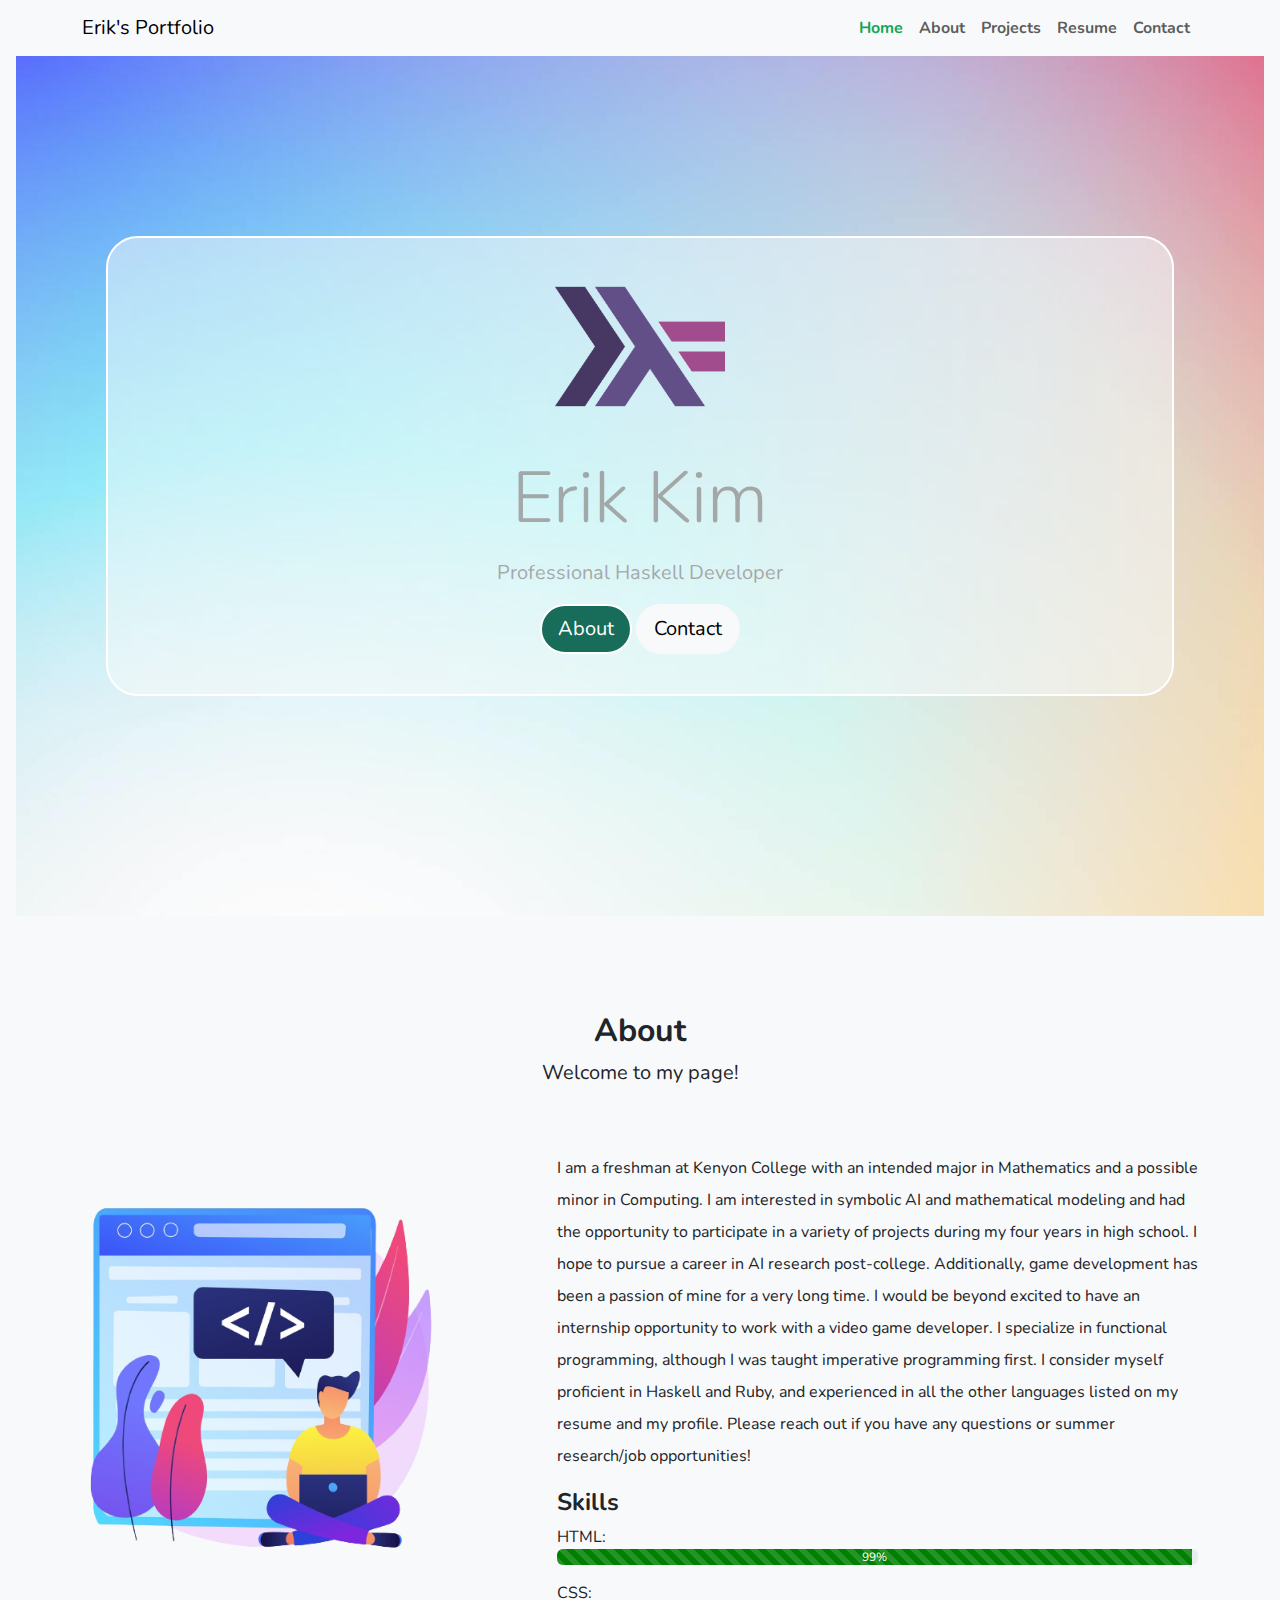
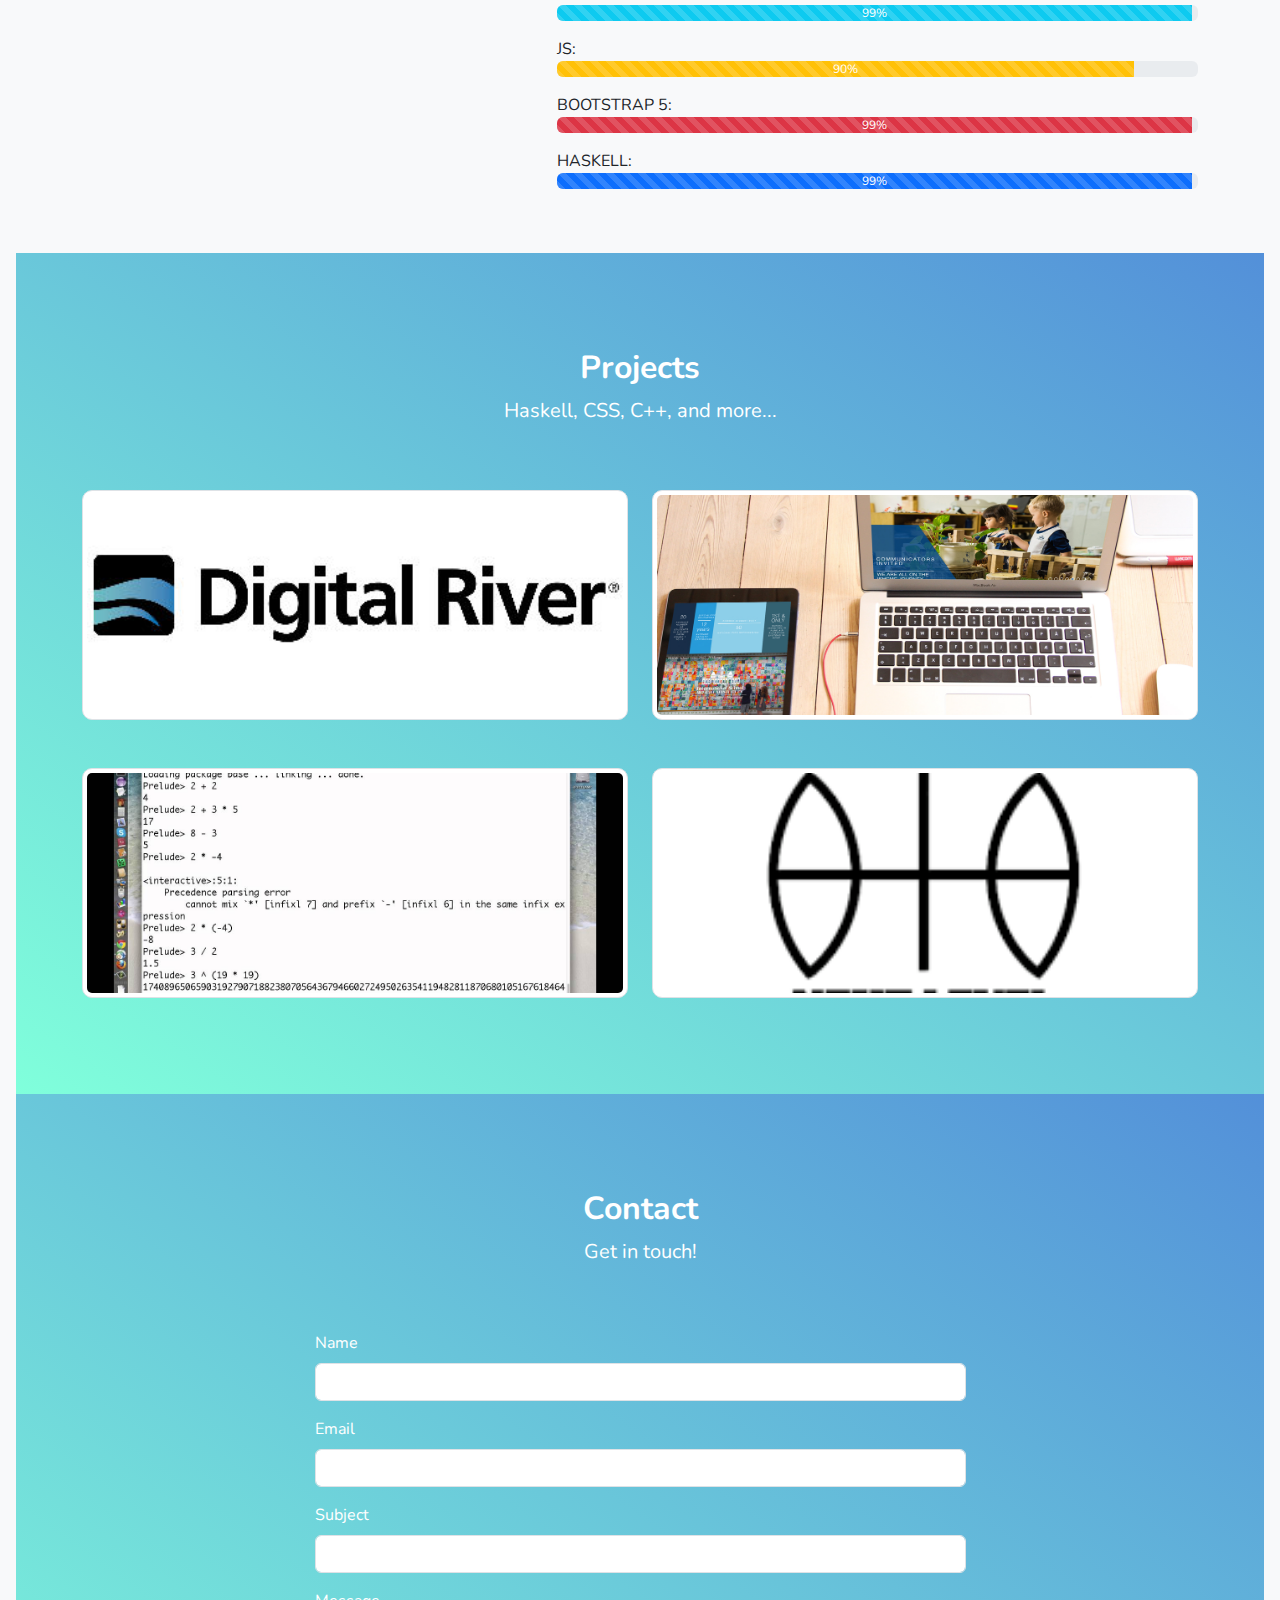
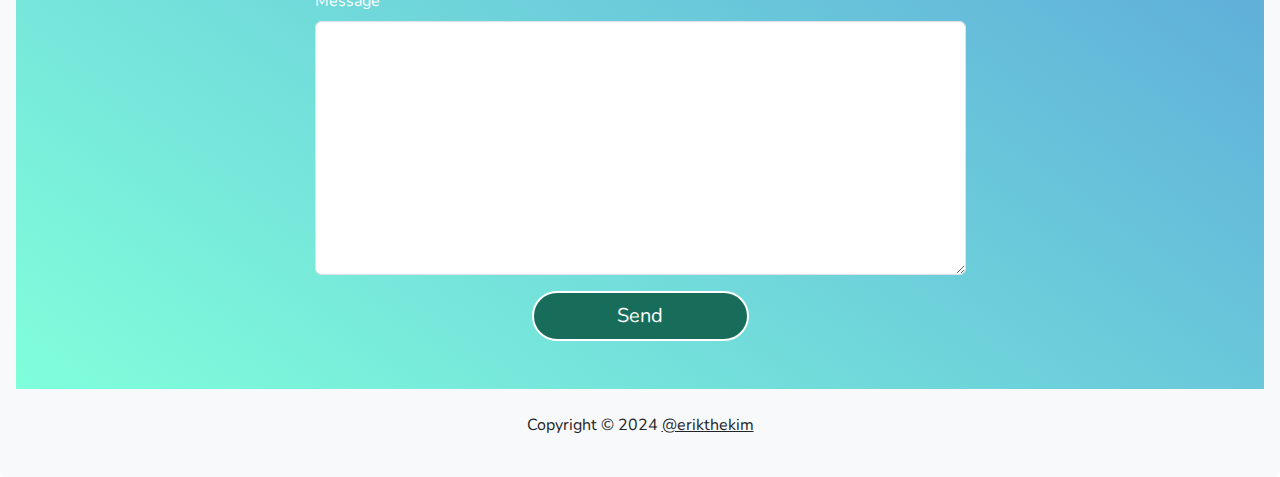
<file: index.html>
<!DOCTYPE html>
<html lang="en">
<head>
    <meta charset="UTF-8">
    <meta http-equiv="X-UA-Compatible" content="IE=edge">
    <meta name="viewport" content="width=device-width, initial-scale=1.0">
    <title>Erik's Portfolio</title>
    <link rel="stylesheet" href="css/bootstrap.css" >
    <link rel="stylesheet" href="css/bootstrap.min.css">
    <link rel="stylesheet" href="css/style.css">
    <link rel="stylesheet" href="css/bootstrap-callout.css">
    <link rel="preconnect" href="https://fonts.googleapis.com">
    <link rel="preconnect" href="https://fonts.gstatic.com" crossorigin>
    <link href="https://fonts.googleapis.com/css2?family=Nunito:wght@200;300;400;500;600;700&display=swap" rel="stylesheet">

 

</head>
<body>
    <nav id="scrolling_navbar" class="navbar navbar-expand-lg bg-body-tertiary fixed-top">
        <div class="container">
          <a class="navbar-brand" href="#">Erik's Portfolio</a>
          <button class="navbar-toggler" type="button" data-bs-toggle="collapse" data-bs-target="#navbarNav" aria-controls="navbarNav" aria-expanded="false" aria-label="Toggle navigation">
            <span class="navbar-toggler-icon"></span>
          </button>
          <div class="collapse navbar-collapse justify-content-end" id="navbarNav">
            <ul class="navbar-nav fw-bold">
              <li class="nav-item">
                <a class="nav-link" href="#home">Home</a>
              </li>
              <li class="nav-item">
                <a class="nav-link" href="#about">About</a>
              </li>
              <li class="nav-item">
                <a class="nav-link" href="#projects">Projects</a>
              </li>
              <li class="nav-item">
                <a class="nav-link" href="resume.html">Resume</a>
              </li>
              <li class="nav-item">
                <a class="nav-link" href="#contact">Contact</a>
              </li>
            </ul>
          </div>
        </div>
      </nav>

      <div data-bs-spy="scroll" data-bs-target="#scrolling_navbar" data-bs-root-margin="0px 0px -40%" data-bs-smooth-scroll="true" class="scrollspy-example bg-light p-3 rounded-2" tabindex="0">

        <section class="min-vh-100 d-flex flex-wrap align-content-center" id="home" style="background-image: url('image/home.jpg'); background-size: cover;">
          <div class="container d-flex align-items-center py-5">
              <div class="col text-center bg-light m-4 p-4 text-dark bg-opacity-50 rounded-5 border border-2 border-white">
                <img src="image/haskell.png" class="img-fluid col-lg-2 col-sm-6 col-xs-6 mb-4"> 
                <p class="display-2 text-secondary mb-3">Erik Kim</p>
                <p class="text-secondary fs-5 mb-6">Professional Haskell Developer</p>
                <a class="btn btn-success btn-lg active rounded-pill mb-3" href="#about">About</a>
                <a class="btn btn-light btn-lg rounded-pill mb-3" href="#contact">Contact</a>
            </div>
          </div>
        </section>

        <section data-bs-spy="scroll" data-bs-target="#scrolling_navbar" class="container py-5" id="about">
            <div class="text-center py-5">
                <h2 class="fw-bolder">About</h2>
                <p class="fs-5">Welcome to my page!</p>
            </div>
            <div class="row">
                <div class="col-lg-4" >
                    <img class="img-fluid rounded-5" src="image/19199262.png">
                </div>
                <div class="col-lg-7 offset-lg-1">
                    <p class="lh-lg mb-6">I am a freshman at Kenyon College with an intended major in Mathematics and a possible minor in Computing. I am interested in symbolic AI and mathematical modeling and had the opportunity to participate in a variety of projects during my four years in high school. I hope to pursue a career in AI research post-college. 

                      Additionally, game development has been a passion of mine for a very long time. I would be beyond excited to have an internship opportunity to work with a video game developer. 
                      
                      I specialize in functional programming, although I was taught imperative programming first. I consider myself proficient in Haskell and Ruby, and experienced in all the other languages listed on my resume and my profile. 
                      
                      Please reach out if you have any questions or summer research/job opportunities!</p>
                    <h3 class="fw-bold fs-4">Skills</h3>
                    
                    <p class="mb-0" >HTML:</p>
                    <div class="progress mb-3">
                        <div class="progress-bar progress-bar-striped bg-greenyellow" style="width: 99%;">99%</div>
                    </div>
                    <p class="mb-0" >CSS:</p>
                    <div class="progress mb-3">
                        <div class="progress-bar progress-bar-striped bg-info" style="width: 99%;">99%</div>
                    </div>
                    <p class="mb-0" >JS:</p>
                    <div class="progress mb-3">
                        <div class="progress-bar progress-bar-striped bg-warning" style="width: 90%;">90%</div>
                    </div>
                    <p class="mb-0" >BOOTSTRAP 5:</p>
                    <div class="progress mb-3">
                        <div class="progress-bar progress-bar-striped bg-danger" style="width: 99%;">99%</div>
                    </div>
                    <p class="mb-0" >HASKELL:</p>
                    <div class="progress mb-3">
                        <div class="progress-bar progress-bar-striped bg-green" style="width: 99%;">99%</div>
                    </div>
                </div>

            </div>

        </section>

        <section data-bs-spy="scroll" data-bs-target="#scrolling_navbar" class="bg-dark py-5" id="projects">
            <div class="container">
                <div class="text-white text-center py-5">
                    <h2 class="fw-bolder">Projects</h2>
                    <p class="fs-5">Haskell, CSS, C++, and more...</p>
                </div>

                <div class="row pb-4" id="gallery" data-toggle="modal" data-target="#exampleModal">
                    <div class="col-12 col-sm-6 col-lg-6 mb-4">
                      <img class="w-100 img-thumbnail" src="image/digitalriver.jpg" data-target="#carouselExample" data-slide-to="0">
                    </div>
                    <div class="col-12 col-sm-6 col-lg-6 mb-4">
                      <img class="w-100 img-thumbnail" src="image/ishcmc.jpg" data-target="#carouselExample" data-slide-to="1">
                    </div>
                    
                </div>
                <div class="row pb-4" id="gallery" data-toggle="modal" data-target="#exampleModal">
                    <div class="col-12 col-sm-6 col-lg-6 mb-4">
                      <img class="w-100 img-thumbnail" src="image/calculator.jpg" data-target="#carouselExample" data-slide-to="2">
                    </div>
                    <div class="col-12 col-sm-6 col-lg-6 mb-4">
                      <img class="w-100 img-thumbnail" src="image/nextlevel.png" data-target="#carouselExample" data-slide-to="3">
                    </div>
                   
                  </div>
                  
                  <!-- Modal -->
                  <!-- 
                  This part is straight out of Bootstrap docs. Just a carousel inside a modal.
                  -->
                  <div class="modal fade" id="exampleModal" tabindex="-1" role="dialog" aria-hidden="true">
                    <div class="modal-dialog" role="document">
                      <div class="modal-content">
                        <div class="modal-header">
                          <button type="button" class="btn-close" data-dismiss="modal" aria-label="Close"></span>
                          </button>
                        </div>
                        <div class="modal-body">
                          <div id="carouselExample" class="carousel slide" data-bs-ride="carousel">
                            <div class="carousel-indicators">
                                <button type="button" data-bs-target="#carouselExample" data-bs-slide-to="0" class="active" aria-current="true" aria-label="Slide 1"></button>
                                <button type="button" data-bs-target="#carouselExample" data-bs-slide-to="1" aria-label="Slide 2"></button>
                                <button type="button" data-bs-target="#carouselExample" data-bs-slide-to="2" aria-label="Slide 3"></button>
                                <button type="button" data-bs-target="#carouselExample" data-bs-slide-to="3" aria-label="Slide 4"></button>
                                <button type="button" data-bs-target="#carouselExample" data-bs-slide-to="4" aria-label="Slide 5"></button>
                                <button type="button" data-bs-target="#carouselExample" data-bs-slide-to="5" aria-label="Slide 6"></button>
                                <button type="button" data-bs-target="#carouselExample" data-bs-slide-to="6" aria-label="Slide 7"></button>
                                <button type="button" data-bs-target="#carouselExample" data-bs-slide-to="7" aria-label="Slide 8"></button>
                              </div>
                            <div class="carousel-inner">
                              <div class="carousel-item active" data-bs-interval="3000">
                                <img class="d-block w-100" src="image/digitalriver.jpg">
                              </div>
                              <div class="carousel-item" data-bs-interval="3000">
                                <img class="d-block w-100" src="image/ishcmc.jpg">
                              </div>
                              <div class="carousel-item" data-bs-interval="3000">
                                <img class="d-block w-100" src="image/calculator.jpg">
                              </div>
                              <div class="carousel-item" data-bs-interval="3000">
                                <img class="d-block w-100" src="image/nextlevel.png">
                              </div>
                              <div class="carousel-item" data-bs-interval="3000">
                                <img class="d-block w-100" src="image/photo-5.jpg">
                              </div>
                              <div class="carousel-item" data-bs-interval="3000">
                                <img class="d-block w-100" src="image/photo-6.jpg">
                              </div>
                              <div class="carousel-item" data-bs-interval="3000">
                                <img class="d-block w-100" src="image/photo-7.jpg">
                              </div>
                              <div class="carousel-item" data-bs-interval="3000">
                                <img class="d-block w-100" src="image/photo-8.jpg">
                              </div>
                            </div>
                            <a class="carousel-control-prev" href="#carouselExample" type="button" data-slide="prev">
                              <span class="carousel-control-prev-icon" aria-hidden="true"></span>
                              <span class="visually-hidden">Previous</span>
                            </a>
                            <a class="carousel-control-next" href="#carouselExample" type="button" data-slide="next">
                              <span class="carousel-control-next-icon" aria-hidden="true"></span>
                              <span class="visually-hidden">Next</span>
                            </a>
                          </div>
                        </div>
                      </div>
                    </div>
                  </div>
                  
            </div>
            
        </section>

        <section data-bs-spy="scroll" data-bs-target="#scrolling_navbar" class="bg-dark py-5" id="contact">
            <div class="container">
                <div class="text-white text-center py-5">
                    <h2 class="fw-bolder">Contact</h2>
                    <p class="fs-5">Get in touch!</p>
                </div>

                <div class="col-xxl-6 col-xl-7 col-lg-8 col-md-9 col-sm-10 col-11 mx-auto">
                    <form action="https://formsubmit.co/kim16@kenyon.edu" method = "POST" class="text-white fs-6">
                        <div class="mb-3">
                            <label class="form-label text-white">Name</label>
                            <input type="text" name= "name" class="form-control">
                        </div>
                        <div class="mb-3">
                            <label class="form-label text-white">Email</label>
                            <input type="email" name="email" class="form-control">
                        </div>
                        <div class="mb-3">
                            <label class="form-label text-white">Subject</label>
                            <input type="text" class="form-control">
                        </div>
                        <div class="mb-3">
                            <label class="form-label text-white">Message</label>
                            <textarea type="email" name="email" rows="10" class="form-control"></textarea>
                        </div>
                        <div class="d-grid gap-2 col-lg-4 col-md-4 mx-auto">
                            <button type = "submit" class="btn btn-success btn-lg rounded-pill">Send</button>
                        </div>
                    </form>
                </div>
            </div>
        </section>

        <footer class="bg-light">
            <div class="container">
                <p class="copyright-text text-center fs-8 py-4 mb-0">Copyright © 2024 <a class="text-dark" href="https://www.linkedin.com/in/erik-kim-587a80245/" target="_blank">@erikthekim</a></p>
                </div>
            </div>

        </footer>

    </div>

    <script>
        function switchStyle() {
        if (document.getElementById('styleSwitch').checked) {
            document.getElementById('gallery').classList.add("custom");
            document.getElementById('exampleModal').classList.add("custom");
        } else {
            document.getElementById('gallery').classList.remove("custom");
            document.getElementById('exampleModal').classList.remove("custom");
        }
        };
        
    </script>

    <script src="https://cdnjs.cloudflare.com/ajax/libs/jquery/3.3.1/jquery.min.js" ></script>
    <script src="https://cdnjs.cloudflare.com/ajax/libs/popper.js/1.14.6/popper.min.js" ></script>
    <script src="https://stackpath.bootstrapcdn.com/bootstrap/4.1.3/js/bootstrap.min.js" ></script>
    <script src="js/bootstrap.bundle.min.js"></script>
    <script src="js/main.js"></script>
   
</body>
</html>
</file>
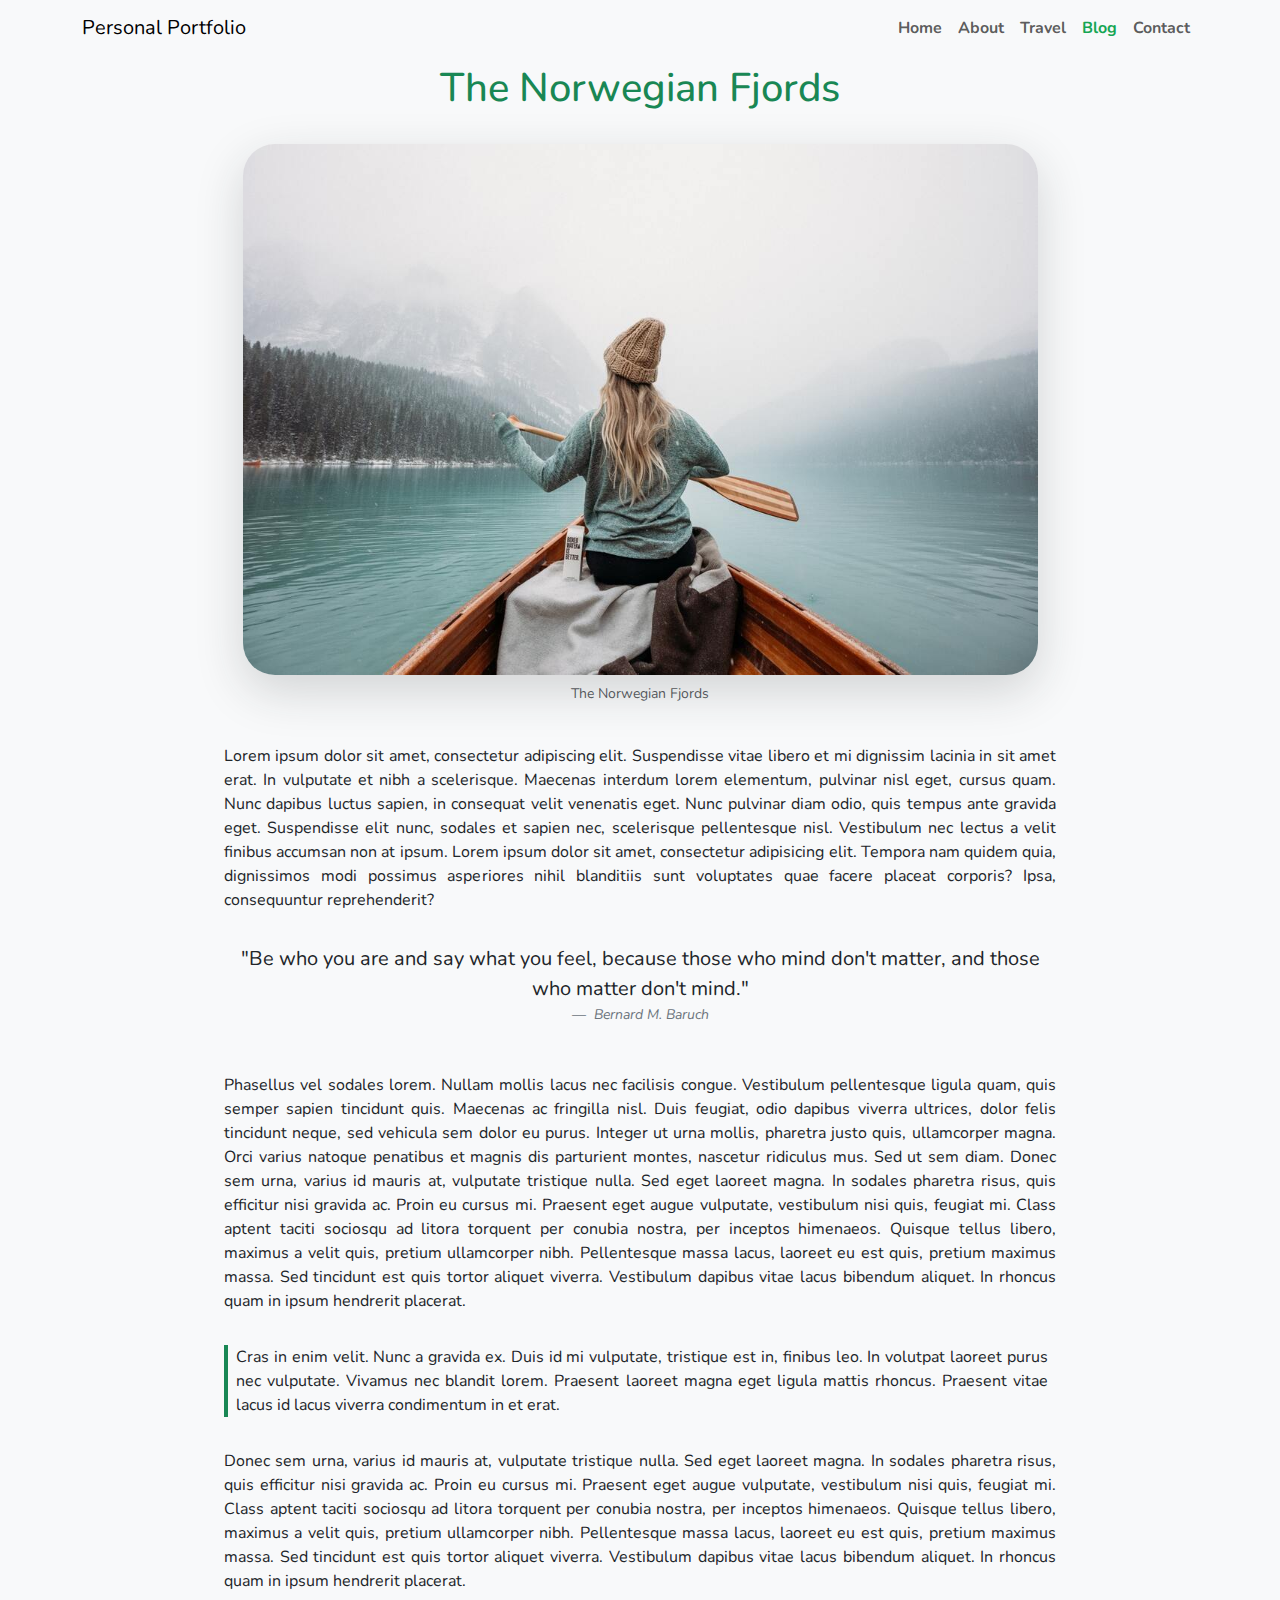
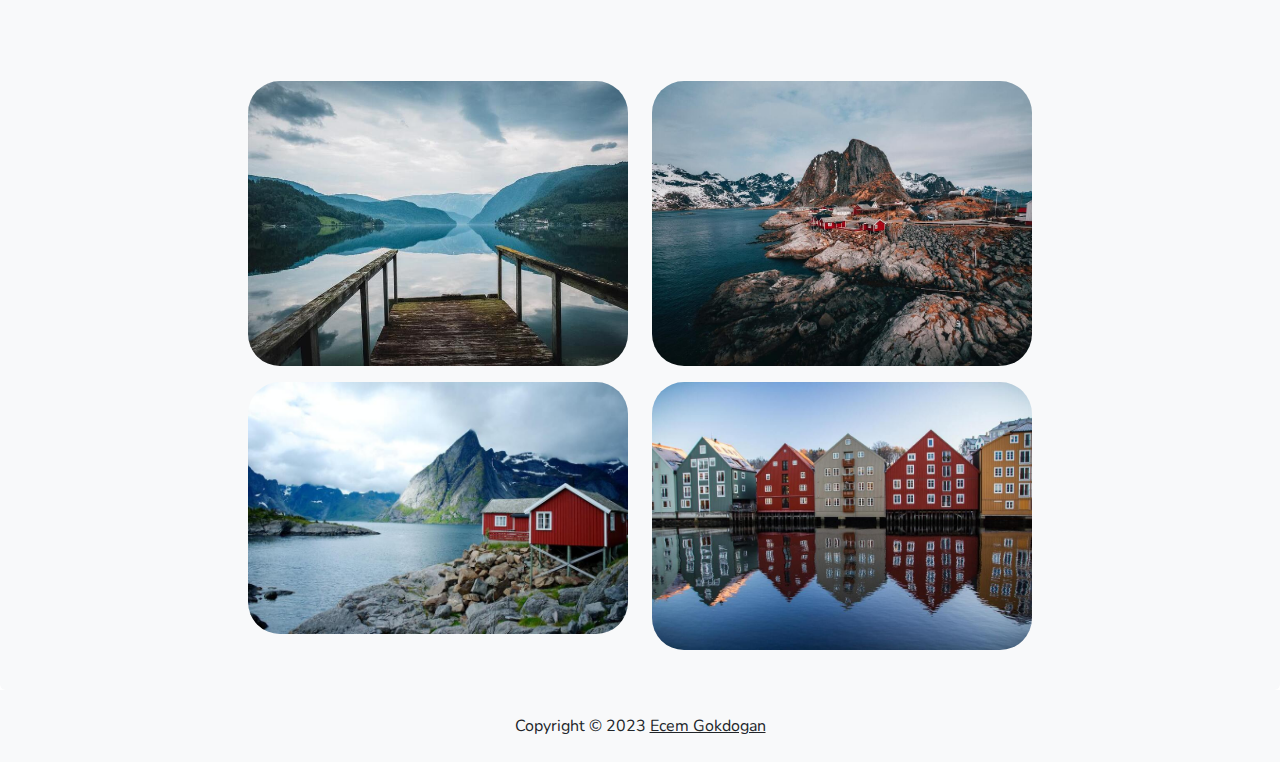
<file: blog-page.html>
<!DOCTYPE html>
<html lang="en">
<head>
    <meta charset="UTF-8">
    <meta http-equiv="X-UA-Compatible" content="IE=edge">
    <meta name="viewport" content="width=device-width, initial-scale=1.0">
    <title>Personal Portfolio</title>
    <link rel="stylesheet" href="css/bootstrap.css" >
    <link rel="stylesheet" href="css/bootstrap.min.css">
    <link rel="stylesheet" href="css/style.css">
    <link rel="stylesheet" href="css/bootstrap-callout.css">
    <link rel="preconnect" href="https://fonts.googleapis.com">
    <link rel="preconnect" href="https://fonts.gstatic.com" crossorigin>
    <link href="https://fonts.googleapis.com/css2?family=Nunito:wght@200;300;400;500;600;700&display=swap" rel="stylesheet">

    <!--
    Images are from https://unsplash.com/
    -->


</head>
<body>
    <nav id="scrolling_navbar" class="navbar navbar-expand-lg bg-body-tertiary fixed-top">
        <div class="container">
          <a class="navbar-brand" href="#">Personal Portfolio</a>
          <button class="navbar-toggler" type="button" data-bs-toggle="collapse" data-bs-target="#navbarNav" aria-controls="navbarNav" aria-expanded="false" aria-label="Toggle navigation">
            <span class="navbar-toggler-icon"></span>
          </button>
          <div class="collapse navbar-collapse justify-content-end" id="navbarNav">
            <ul class="navbar-nav fw-bold">
              <li class="nav-item">
                <a class="nav-link" href="index.html#home">Home</a>
              </li>
              <li class="nav-item">
                <a class="nav-link" href="index.html#about">About</a>
              </li>
              <li class="nav-item">
                <a class="nav-link" href="index.html#travel">Travel</a>
              </li>
              <li class="nav-item">
                <a class="nav-link active" href="index.html#blog">Blog</a>
              </li>
              <li class="nav-item">
                <a class="nav-link" href="index.html#contact">Contact</a>
              </li>
            </ul>
          </div>
        </div>
      </nav>

      <main class="min-vh-100 d-flex flex-column justify-content-center align-items-center bg-light p-3 rounded-2">
            <h1 class="col-lg-4 col-md-6 text-center mt-4 py-4 text-success">The Norwegian Fjords</h1>
            
            <figure class="figure">
                <img src="image/water-is-better.jpg" class="figure-img img-fluid rounded-5 mx-auto d-block w-75 shadow-lg" alt="unsplash">
                <figcaption class="figure-caption text-center">The Norwegian Fjords</figcaption>
            </figure>

            <div class="d-grid gap-3 d-flex flex-column justify-content-center align-items-center col-xl-8 col-lg-8 col-md-8 m-4">
                <div>
                    <p class="fs-6 text-justify">Lorem ipsum dolor sit amet, consectetur adipiscing elit. Suspendisse vitae libero et mi dignissim lacinia in sit amet erat. In vulputate et nibh a scelerisque. Maecenas interdum lorem elementum, pulvinar nisl eget, cursus quam. Nunc dapibus luctus sapien, in consequat velit venenatis eget. Nunc pulvinar diam odio, quis tempus ante gravida eget. Suspendisse elit nunc, sodales et sapien nec, scelerisque pellentesque nisl. Vestibulum nec lectus a velit finibus accumsan non at ipsum. Lorem ipsum dolor sit amet, consectetur adipisicing elit. Tempora nam quidem quia, dignissimos modi possimus asperiores nihil blanditiis sunt voluptates quae facere placeat corporis? Ipsa, consequuntur reprehenderit?</p>
                </div>

                <figure class="text-center">
                    <blockquote class="blockquote">
                    <p>"Be who you are and say what you feel, because those who mind don't matter, and those who matter don't mind."</p>
                    </blockquote>
                    <figcaption class="blockquote-footer">
                    <cite title="Source Title">Bernard M. Baruch</cite>
                    </figcaption>
                </figure>

                <div>
                    <p class="fs-6 text-justify">Phasellus vel sodales lorem. Nullam mollis lacus nec facilisis congue. Vestibulum pellentesque ligula quam, quis semper sapien tincidunt quis. Maecenas ac fringilla nisl. Duis feugiat, odio dapibus viverra ultrices, dolor felis tincidunt neque, sed vehicula sem dolor eu purus. Integer ut urna mollis, pharetra justo quis, ullamcorper magna. Orci varius natoque penatibus et magnis dis parturient montes, nascetur ridiculus mus. Sed ut sem diam. Donec sem urna, varius id mauris at, vulputate tristique nulla. Sed eget laoreet magna. In sodales pharetra risus, quis efficitur nisi gravida ac. Proin eu cursus mi. Praesent eget augue vulputate, vestibulum nisi quis, feugiat mi. Class aptent taciti sociosqu ad litora torquent per conubia nostra, per inceptos himenaeos. Quisque tellus libero, maximus a velit quis, pretium ullamcorper nibh. Pellentesque massa lacus, laoreet eu est quis, pretium maximus massa. Sed tincidunt est quis tortor aliquet viverra. Vestibulum dapibus vitae lacus bibendum aliquet. In rhoncus quam in ipsum hendrerit placerat.</p>
                </div>

                <div class="border-start border-success border-4 fs-6 px-2 text-justify">Cras in enim velit. Nunc a gravida ex. Duis id mi vulputate, tristique est in, finibus leo. In volutpat laoreet purus nec vulputate. Vivamus nec blandit lorem. Praesent laoreet magna eget ligula mattis rhoncus. Praesent vitae lacus id lacus viverra condimentum in et erat.</div>

                <div class="pt-3">
                    <p class="fs-6 text-justify">Donec sem urna, varius id mauris at, vulputate tristique nulla. Sed eget laoreet magna. In sodales pharetra risus, quis efficitur nisi gravida ac. Proin eu cursus mi. Praesent eget augue vulputate, vestibulum nisi quis, feugiat mi. Class aptent taciti sociosqu ad litora torquent per conubia nostra, per inceptos himenaeos. Quisque tellus libero, maximus a velit quis, pretium ullamcorper nibh. Pellentesque massa lacus, laoreet eu est quis, pretium maximus massa. Sed tincidunt est quis tortor aliquet viverra. Vestibulum dapibus vitae lacus bibendum aliquet. In rhoncus quam in ipsum hendrerit placerat.</p>
                </div>

            </div>

            <div class="d-grid d-flex flex-column justify-content-center align-items-center col-xl-8 col-lg-8 col-md-8 mt-4 p-4">
                <div class="row">
                    <div class="col-sm-6 col-lg-6 mb-3">
                        <img class="w-100 h-100 object-fit img-fluid rounded-5" src="image/blog-1.jpg">
                    </div>
                    <div class="col-sm-6 col-lg-6 mb-3">
                        <img class="w-100 h-100 object-fit img-fluid rounded-5" src="image/blog-2.jpg">
                    </div>
                    <div class="col-sm-6 col-lg-6 mb-3">
                        <img class="w-100 h-100 object-fit img-fluid rounded-5" src="image/blog-3.jpg">
                    </div>
                    <div class="col-sm-6 col-lg-6">
                        <img class="w-100 h-100 object-fit img-fluid rounded-5" src="image/blog-4.jpg">
                    </div> 
              </div>
        </main>

        <footer class="bg-light">
            <div class="container">
                <p class="copyright-text text-center fs-8 py-4 mb-0">Copyright © 2023 <a class="text-dark" href="https://www.ecemgo.com" target="_blank">Ecem Gokdogan</a></p>
                </div>
            </div>

        </footer>

    </div>

    <script>
        function switchStyle() {
        if (document.getElementById('styleSwitch').checked) {
            document.getElementById('gallery').classList.add("custom");
            document.getElementById('exampleModal').classList.add("custom");
        } else {
            document.getElementById('gallery').classList.remove("custom");
            document.getElementById('exampleModal').classList.remove("custom");
        }
        };
        
    </script>

    <script src="https://cdnjs.cloudflare.com/ajax/libs/jquery/3.3.1/jquery.min.js" ></script>
    <script src="https://cdnjs.cloudflare.com/ajax/libs/popper.js/1.14.6/popper.min.js" ></script>
    <script src="https://stackpath.bootstrapcdn.com/bootstrap/4.1.3/js/bootstrap.min.js" ></script>
    <script src="js/bootstrap.bundle.min.js"></script>
    <script src="js/main.js"></script>
   
</body>
</html>
</file>
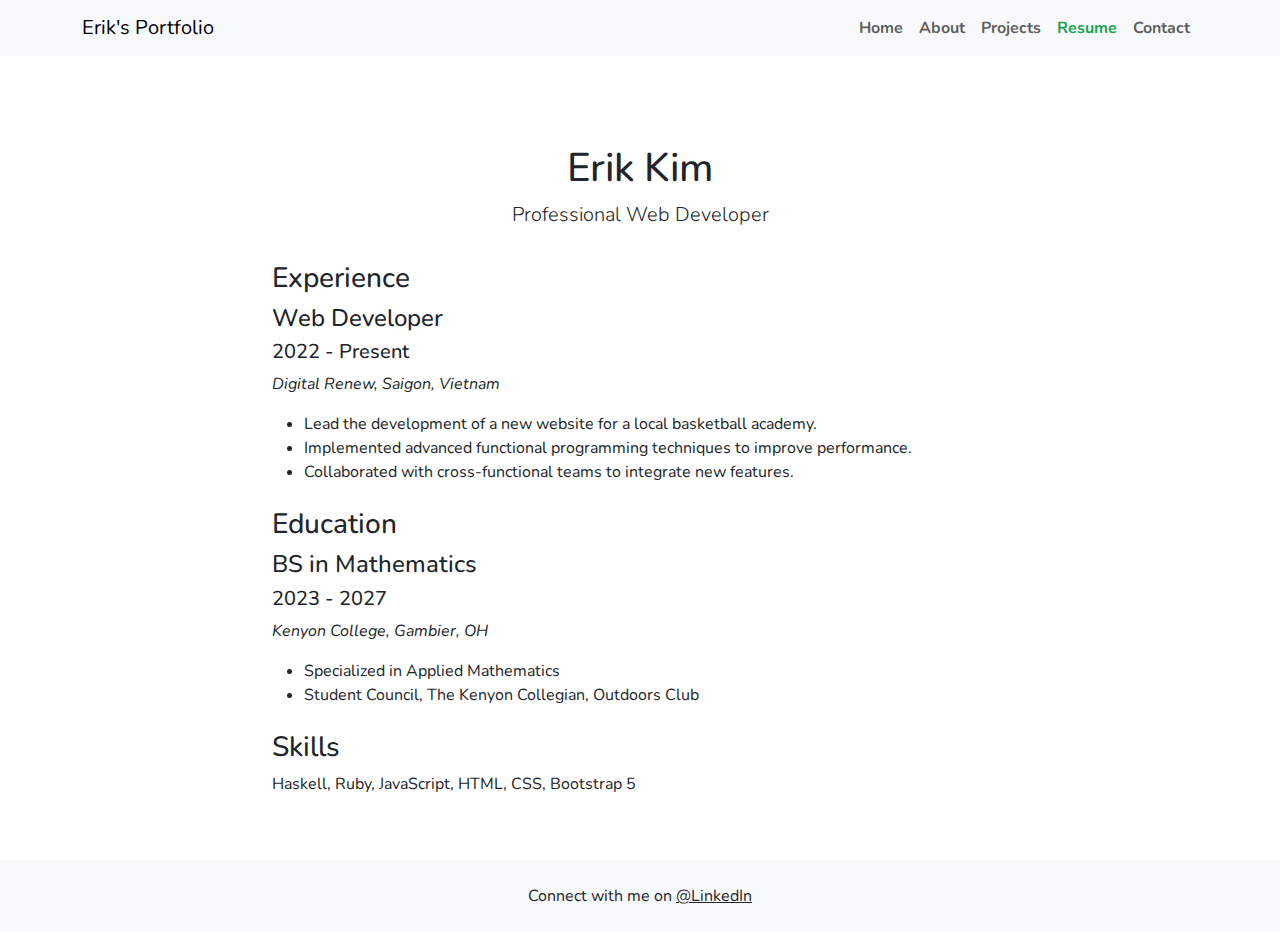
<file: resume.html>
<!DOCTYPE html>
<html lang="en">
<head>
    <meta charset="UTF-8">
    <meta http-equiv="X-UA-Compatible" content="IE=edge">
    <meta name="viewport" content="width=device-width, initial-scale=1.0">
    <title>Erik's Resume</title>
    <link rel="stylesheet" href="css/bootstrap.css">
    <link rel="stylesheet" href="css/bootstrap.min.css">
    <link rel="stylesheet" href="css/style.css">
    <link rel="stylesheet" href="css/bootstrap-callout.css">
    <link rel="preconnect" href="https://fonts.googleapis.com">
    <link rel="preconnect" href="https://fonts.gstatic.com" crossorigin>
    <link href="https://fonts.googleapis.com/css2?family=Nunito:wght@200;300;400;500;600;700&display=swap" rel="stylesheet">
</head>
<body>
    <nav id="scrolling_navbar" class="navbar navbar-expand-lg bg-body-tertiary fixed-top">
        <div class="container">
          <a class="navbar-brand" href="index.html">Erik's Portfolio</a>
          <button class="navbar-toggler" type="button" data-bs-toggle="collapse" data-bs-target="#navbarNav" aria-controls="navbarNav" aria-expanded="false" aria-label="Toggle navigation">
            <span class="navbar-toggler-icon"></span>
          </button>
          <div class="collapse navbar-collapse justify-content-end" id="navbarNav">
            <ul class="navbar-nav fw-bold">
              <li class="nav-item">
                <a class="nav-link" href="index.html#home">Home</a>
              </li>
              <li class="nav-item">
                <a class="nav-link" href="index.html#about">About</a>
              </li>
              <li class="nav-item">
                <a class="nav-link" href="index.html#projects">Projects</a>
              </li>
              <li class="nav-item">
                <a class="nav-link active" href="resume.html">Resume</a>
              </li>
              <li class="nav-item">
                <a class="nav-link" href="index.html#contact">Contact</a>
              </li>
            </ul>
          </div>
        </div>
    </nav>

    <div class="container mt-5 pt-5">
        <div class="row">
            <div class="col-12 text-center mt-5">
                <h1>Erik Kim</h1>
                <p class="lead">Professional Web Developer</p>
            </div>
        </div>
        <div class="row">
            <div class="col-md-8 mx-auto mt-3">
                <h3>Experience</h3>
             
                <div class="resume-item mb-4">
                    <h4>Web Developer</h4>
                    <h5>2022 - Present</h5>
                    <p><em>Digital Renew, Saigon, Vietnam</em></p>
                    <ul>
                        <li>Lead the development of a new website for a local basketball academy.</li>
                        <li>Implemented advanced functional programming techniques to improve performance.</li>
                        <li>Collaborated with cross-functional teams to integrate new features.</li>
                    </ul>
                </div>
                
                <h3>Education</h3>
              
                <div class="resume-item mb-4">
                    <h4>BS in Mathematics</h4>
                    <h5>2023 - 2027</h5>
                    <p><em>Kenyon College, Gambier, OH</em></p>
                    <ul>
                        <li>Specialized in Applied Mathematics</li>
                        <li>Student Council, The Kenyon Collegian, Outdoors Club</li>
                    </ul>
                </div>

                <h3>Skills</h3>
                <p>Haskell, Ruby, JavaScript, HTML, CSS, Bootstrap 5</p>
            </div>
        </div>
    </div>

    <footer class="bg-light mt-5">
        <div class="container">
            <p class="text-center fs-6 py-4 mb-0">Connect with me on <a href="https://www.linkedin.com/in/erik-kim-587a80245/" target="_blank" class="text-dark">@LinkedIn</a></p>
        </div>
    </footer>

    <script src="https://cdnjs.cloudflare.com/ajax/libs/jquery/3.3.1/jquery.min.js"></script>
    <script src="https://cdnjs.cloudflare.com/ajax/libs/popper.js/1.14.6/popper.min.js"></script>
    <script src="https://stackpath.bootstrapcdn.com/bootstrap/4.1.3/js/bootstrap.min.js"></script>
    <script src="js/bootstrap.bundle.min.js"></script>
    <script src="js/main.js"></script>
</body>
</html>
</file>
<file: css/style.css>
body {
  font-family: "Nunito", sans-serif;
}

.nav-link.active {
  color: rgb(22, 166, 84) !important;
}

.btn-success {
  background-color: rgb(23, 109, 89) !important;
  border: 2px solid white !important;
}

.btn-success:hover {
  background-color: rgb(33, 160, 131) !important;
}

.bg-success {
  background-color: rgb(23, 109, 89) !important;
  opacity: 0.7;
  border-radius: 5px;
  margin-bottom: 5px;
}

.bg-dark {
  background: linear-gradient(to top right, #80ffdb, #5390d9) !important;
}

.text-secondary {
  color: rgba(143, 136, 136, 0.884) !important;
  opacity: 0.8;
}

.bg-greenyellow {
  background-color: green;
}

.bg-violet {
  background-color: violet;
}

.text-justify {
  text-align: justify;
}

.object-fit {
  object-fit: cover;
}

/*
.navbar-nav li>a:hover,.navbar-nav li>a:focus,.navbar-nav li.active {
    color: rgb(23, 109, 73)
}
*/

/*-------------------------
           GALLERY
-------------------------*/

.modal-dialog {
  text-align: left; /* you'll likely want this */
  max-width: 100%;
  width: auto !important;
  display: inline-block;
}

.modal {
  text-align: center;
}

#gallery img {
  cursor: pointer;
  border-radius: 10px;
  height: 75vw;
  -o-object-fit: cover;
  object-fit: cover;
}
@media (min-width: 576px) {
  #gallery img {
    height: 35vw;
  }
}
@media (min-width: 992px) {
  #gallery img {
    height: 18vw;
  }
}

.carousel-item img {
  height: 60vw;
  -o-object-fit: cover;
  object-fit: cover;
}
@media (min-width: 576px) {
  .carousel-item img {
    height: 600px;
  }
}

* {
  transition: 0.3s;
}

#gallery.custom {
  padding: 0 15px;
}
#gallery.custom img {
  display: block;
  margin: 15px 0;
  border-radius: 300px 30px 300px 300px;
}
#gallery.custom img:hover {
  border-radius: 30px 90px 30px 30px;
}

#exampleModal.custom .modal-content {
  background: none;
  border: none;
}
#exampleModal.custom .modal-header {
  border: none;
}
#exampleModal.custom .modal-header button {
  background: none;
  border-radius: 100px 100px 0 0;
  padding: 5px 10px;
  opacity: 1;
  position: relative;
  top: 3px;
  border: solid 2px white;
}
@media (min-width: 992px) {
  #exampleModal.custom .modal-header button {
    top: 15px;
  }
}
#exampleModal.custom .modal-header button:hover {
  top: 3px;
}
#exampleModal.custom .modal-header span {
  color: white;
}
#exampleModal.custom .modal-body {
  padding: 0;
  border: none;
  position: relative;
}
#exampleModal.custom .modal-body::before,
#exampleModal.custom .modal-body::after {
  content: "";
  height: 50px;
  width: 50px;
  display: block;
  position: absolute;
  background: white;
  border-radius: 3px 10px;
}
@media (min-width: 768px) {
  #exampleModal.custom .modal-body::before,
  #exampleModal.custom .modal-body::after {
    border-radius: 3px 30px;
    height: 100px;
    width: 100px;
  }
}
#exampleModal.custom .modal-body::before {
  top: -5px;
  left: -5px;
}
@media (min-width: 768px) {
  #exampleModal.custom .modal-body::before {
    top: -15px;
    left: -15px;
  }
}
#exampleModal.custom .modal-body::after {
  bottom: -5px;
  right: -5px;
  z-index: -1;
}
@media (min-width: 768px) {
  #exampleModal.custom .modal-body::after {
    bottom: -15px;
    right: -15px;
  }
}
#exampleModal.custom .modal-footer {
  border: none;
  margin-top: 60px;
}
@media (min-width: 992px) {
  #exampleModal.custom .modal-footer {
    margin-top: 40px;
  }
}
#exampleModal.custom .modal-footer .btn {
  margin: auto;
  border: solid 2px white;
  background: none;
  text-transform: uppercase;
  font-size: 0.8em;
  letter-spacing: 0.1em;
  font-weight: bold;
  padding: 0.2em 0.7em;
}
#exampleModal.custom .modal-footer .btn:hover {
  background: white;
  color: black;
}
#exampleModal.custom .carousel-control-prev,
#exampleModal.custom .carousel-control-next {
  font-size: 2em;
  top: auto;
  opacity: 1;
  bottom: -52px;
}
@media (min-width: 768px) {
  #exampleModal.custom .carousel-control-prev,
  #exampleModal.custom .carousel-control-next {
    top: 0;
    opacity: 0.5;
    bottom: 0;
  }
}
#exampleModal.custom .carousel-control-next-icon,
#exampleModal.custom .carousel-control-prev-icon {
  height: 30px;
  width: 30px;
}
@media (min-width: 768px) {
  #exampleModal.custom .carousel-control-prev {
    left: -90px;
  }
}
@media (min-width: 768px) {
  #exampleModal.custom .carousel-control-next {
    right: -90px;
  }
}
#exampleModal.custom .carousel-indicators {
  bottom: -60px;
}
@media (min-width: 992px) {
  #exampleModal.custom .carousel-indicators {
    bottom: -30px;
  }
}
#exampleModal.custom .carousel-indicators li {
  height: 30px;
  border-radius: 100px;
  background: none;
  border: solid 2px white;
}
@media (min-width: 992px) {
  #exampleModal.custom .carousel-indicators li {
    height: 10px;
  }
}
#exampleModal.custom .carousel-indicators li:hover {
  background: white;
}
#exampleModal.custom .carousel-indicators li.active {
  background: white;
}
</file>
